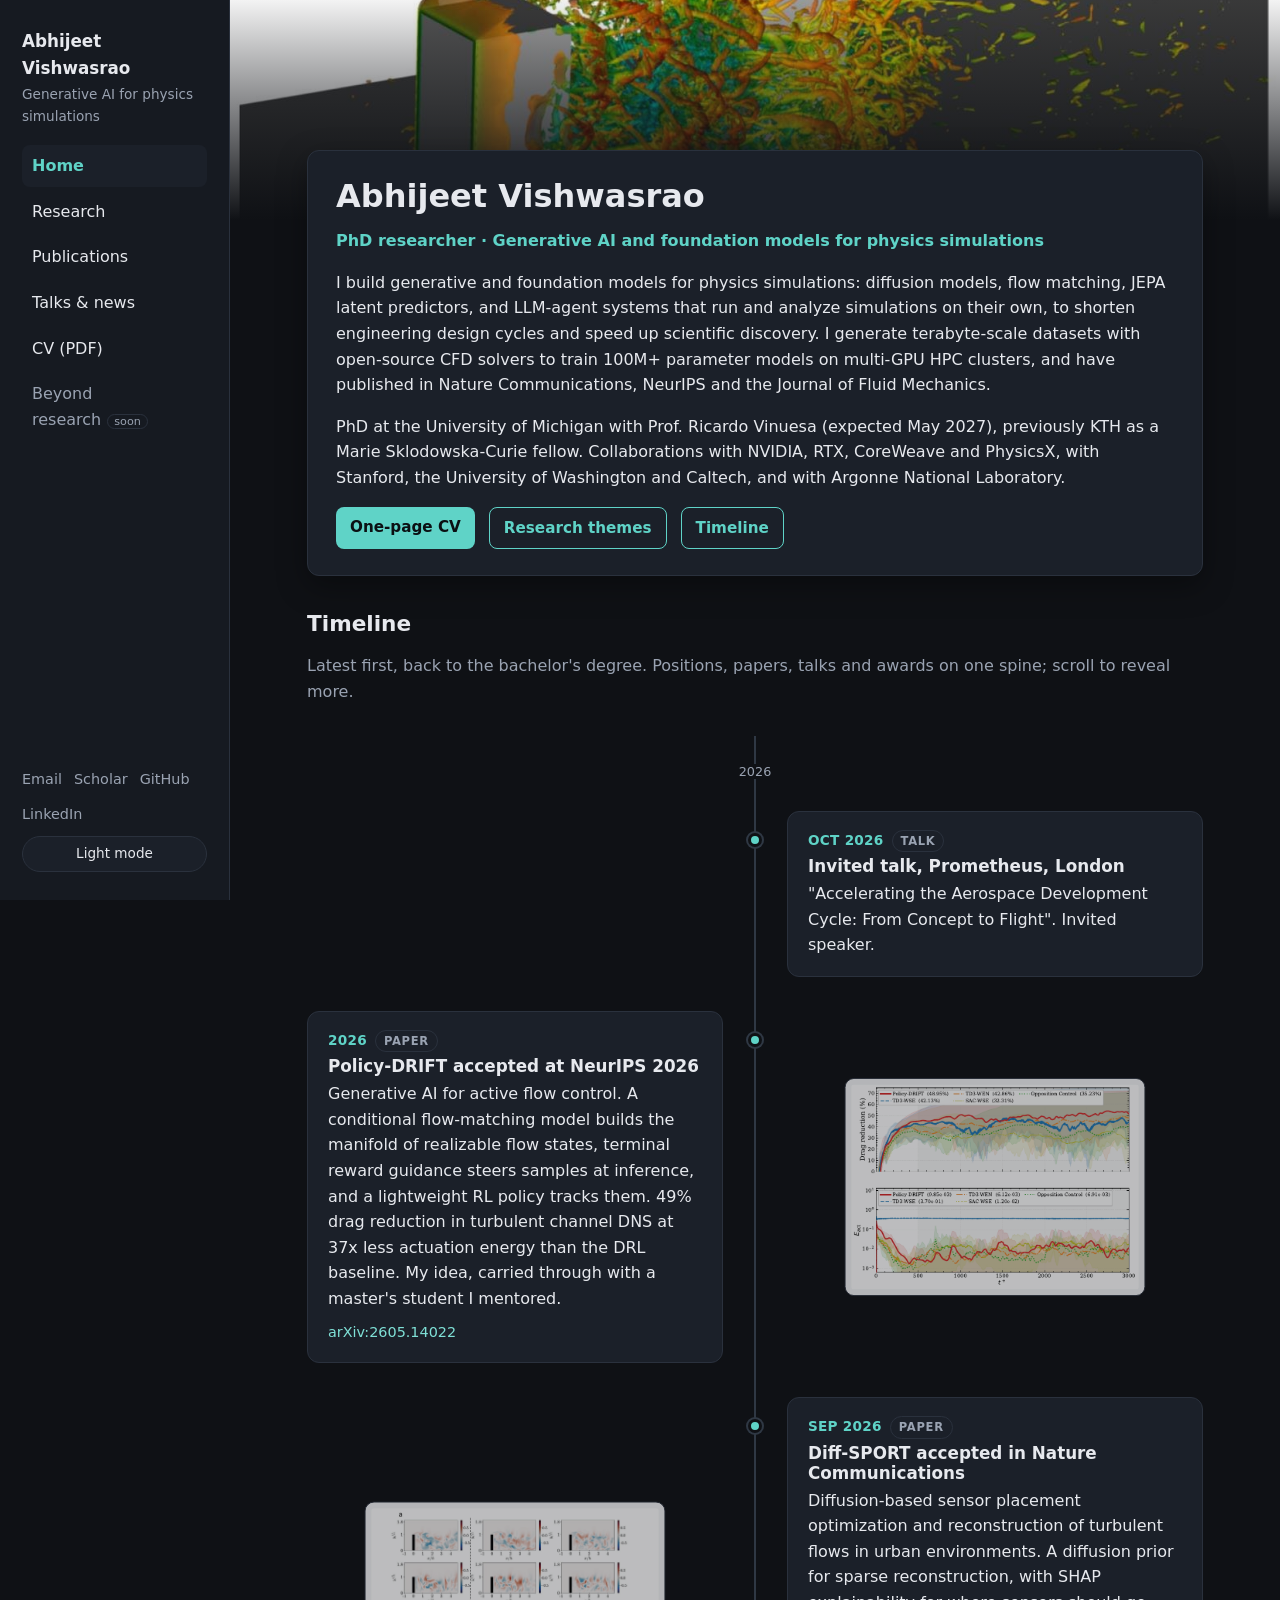
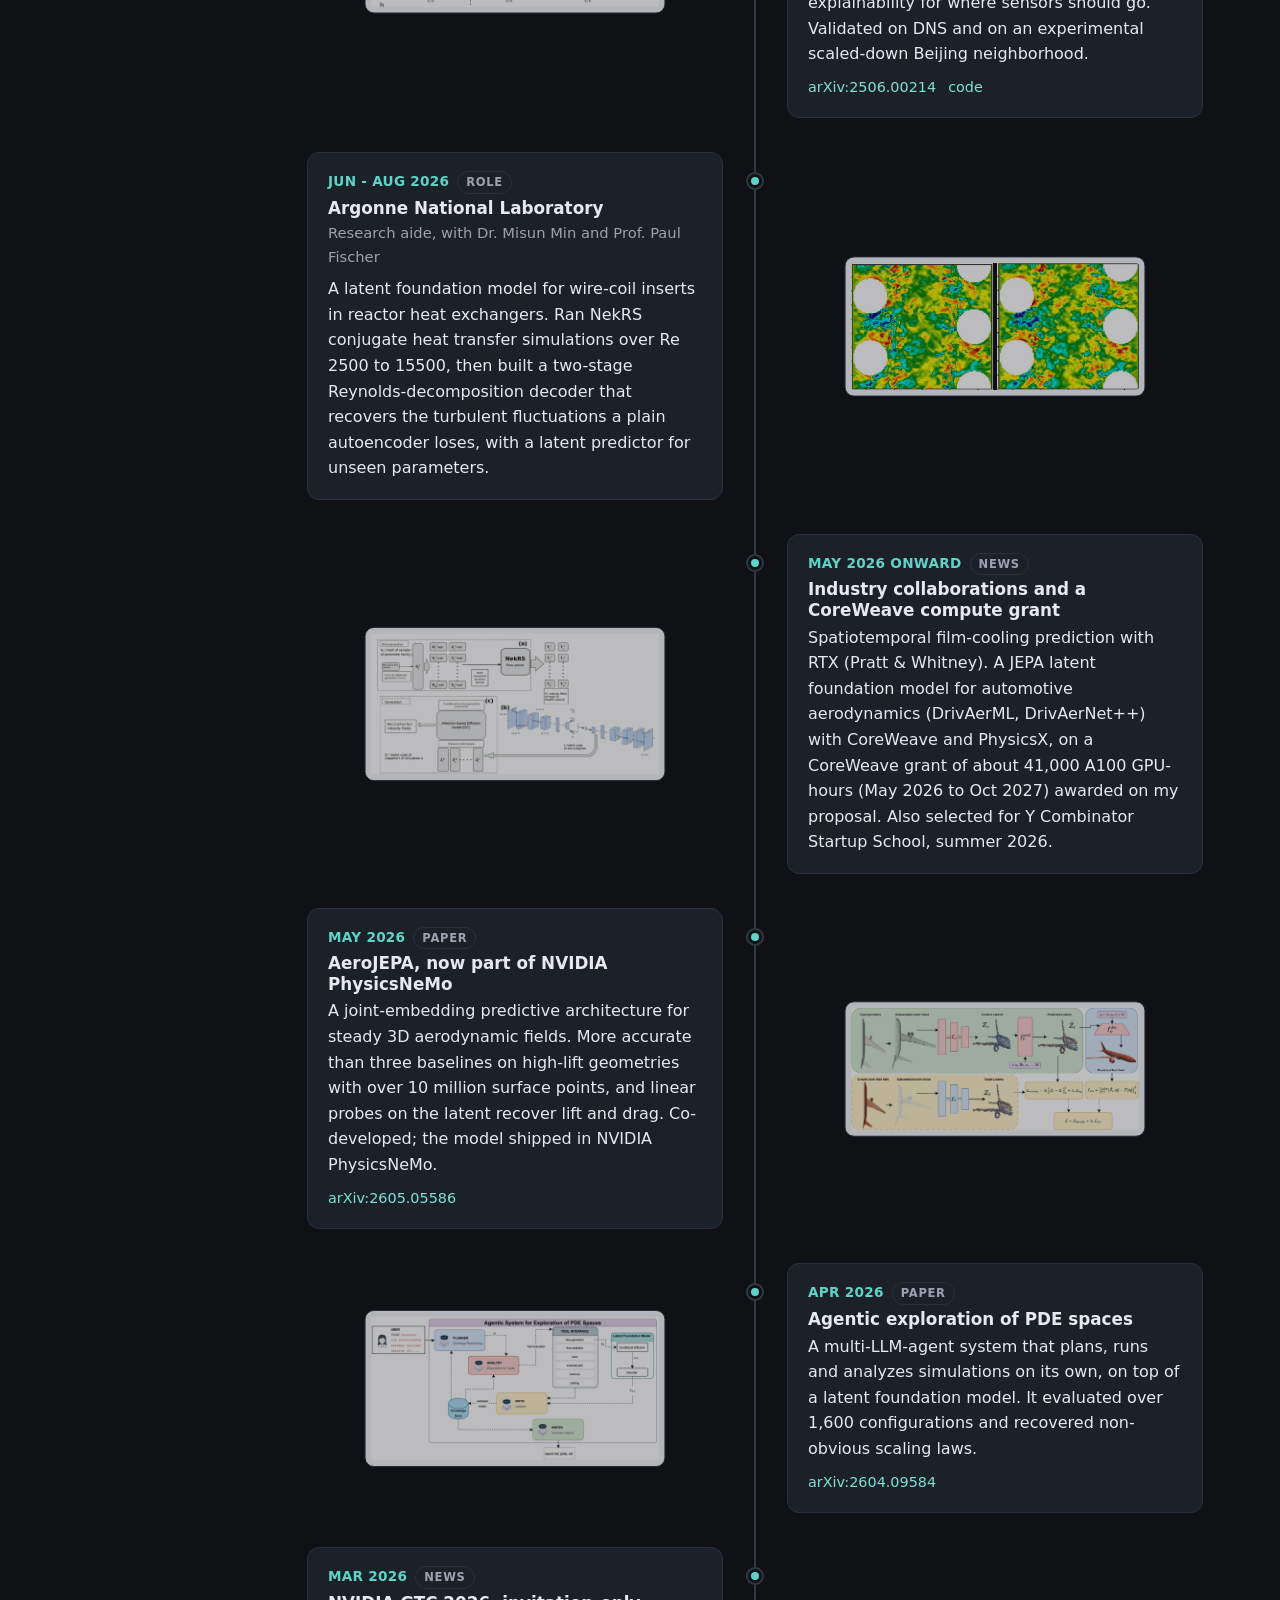
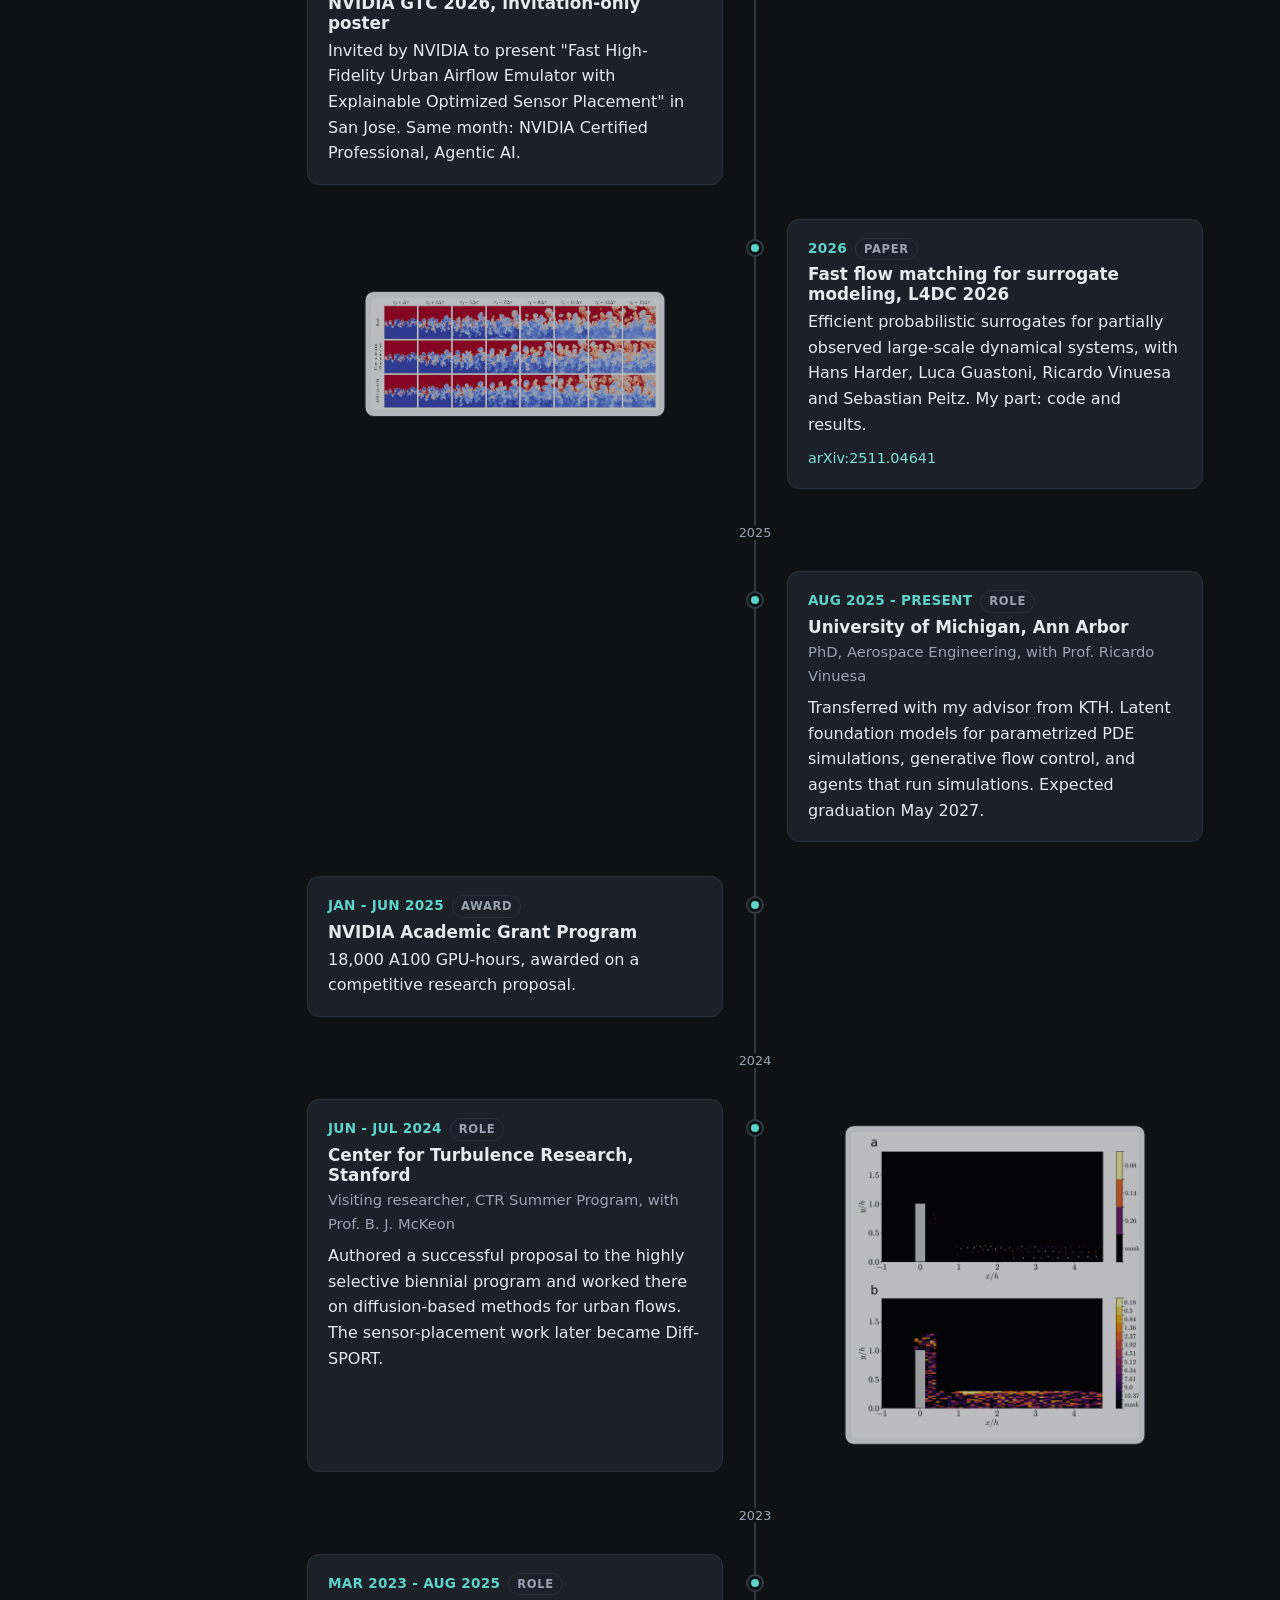
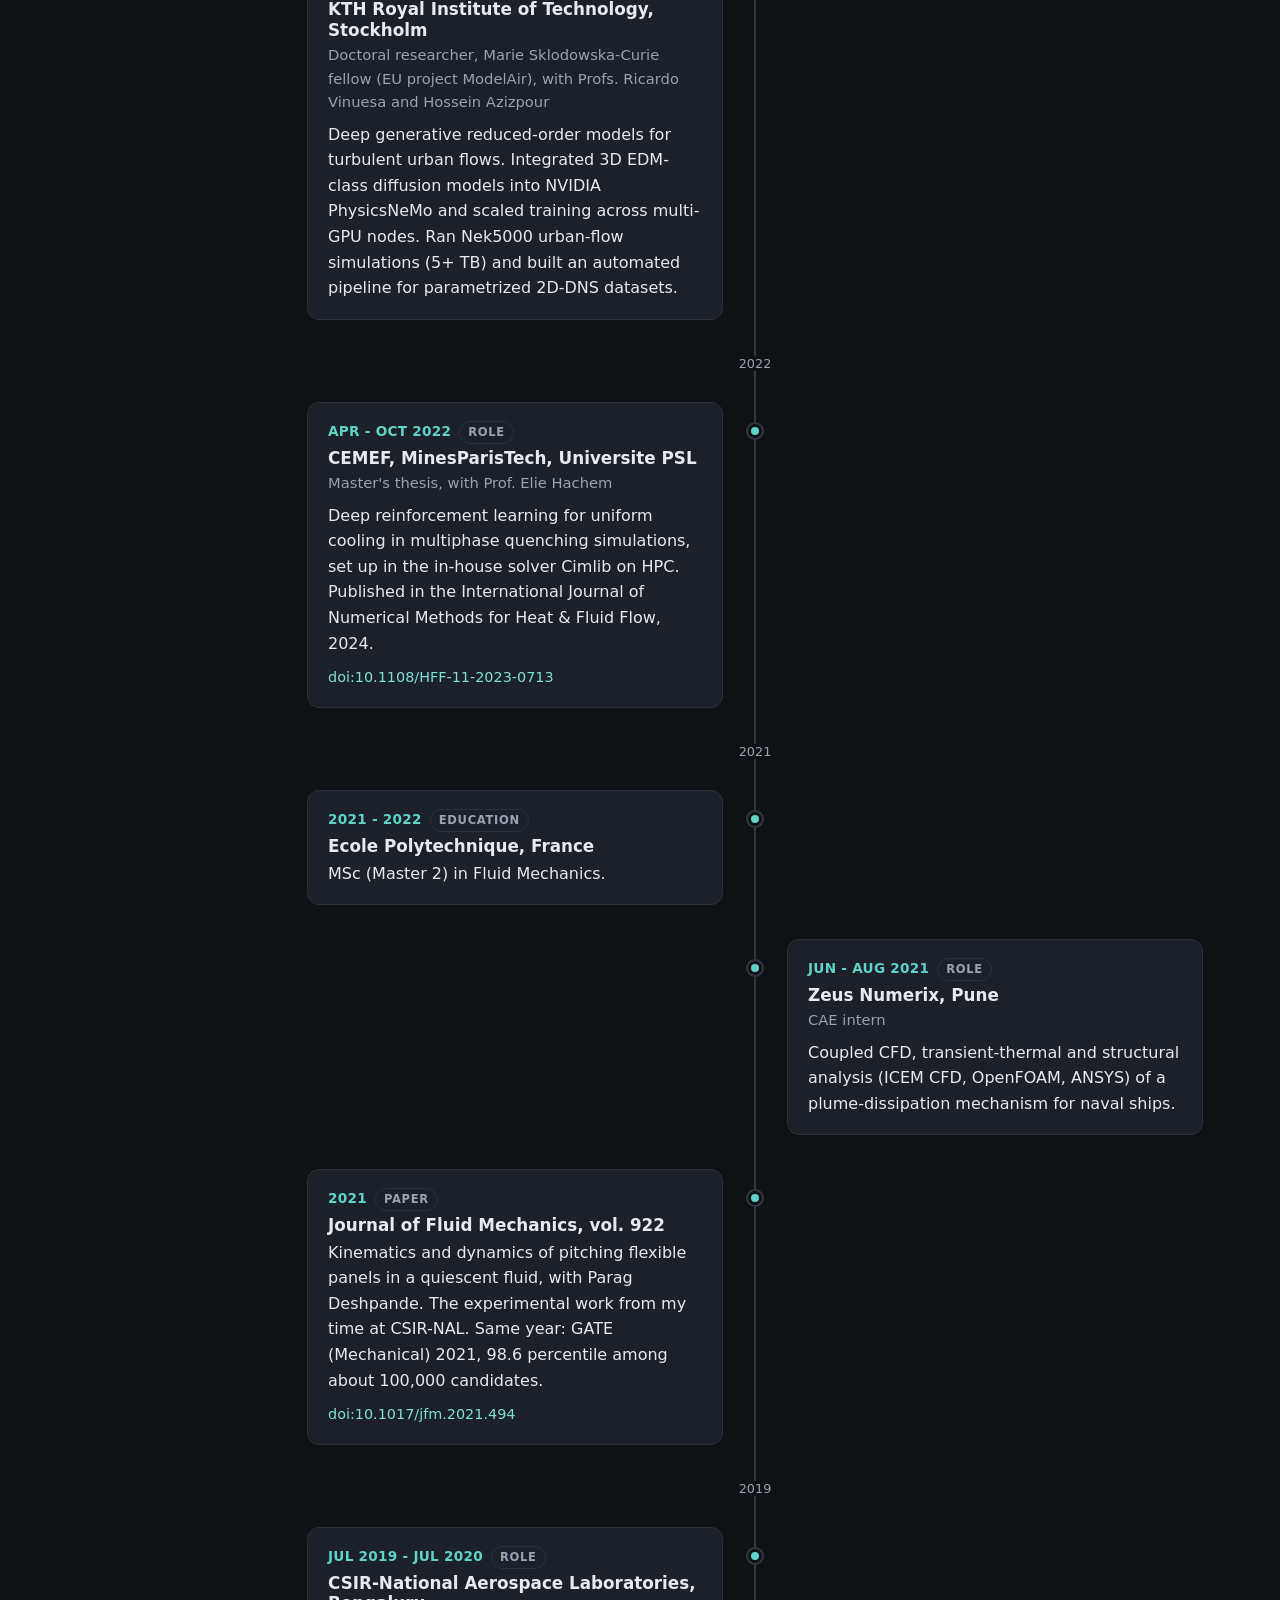
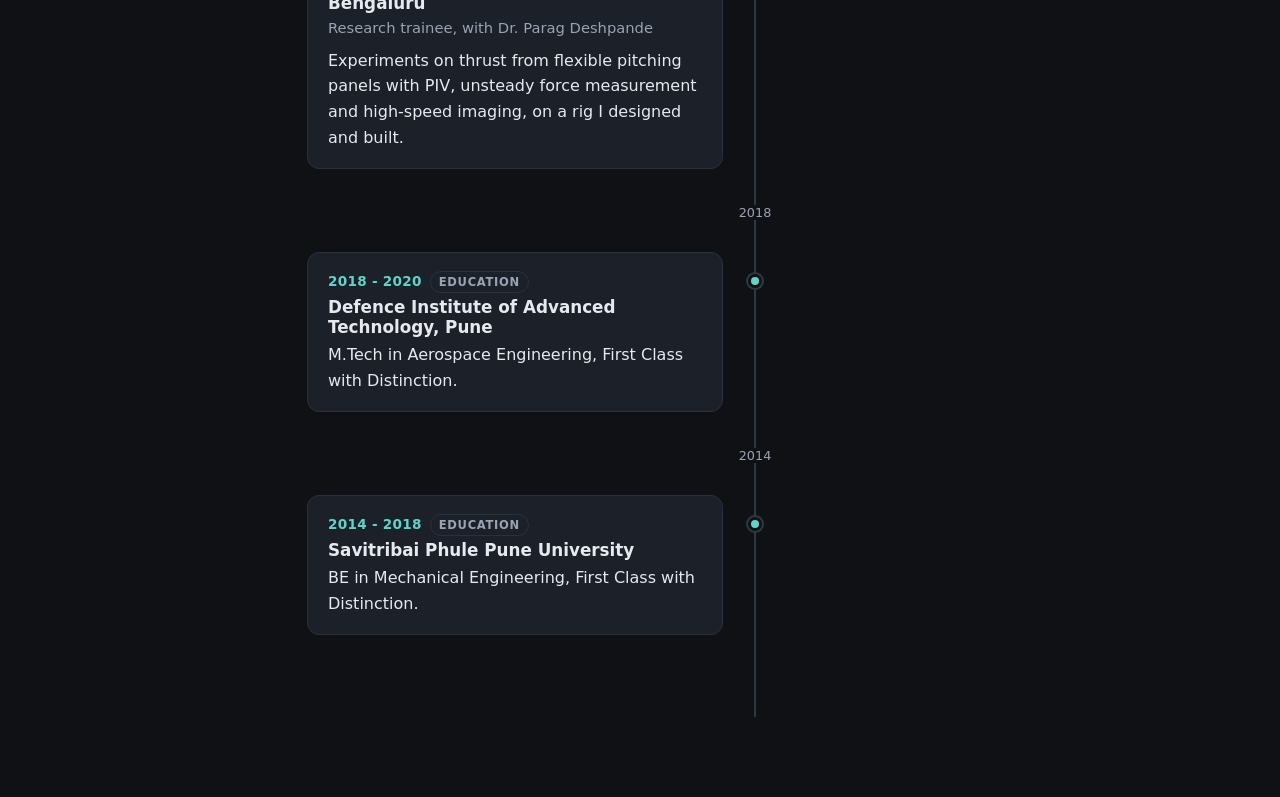
<file: index.html>
<!DOCTYPE html>
<html lang="en" data-theme="dark" class="no-js">
<head>
  <meta charset="utf-8">
  <meta name="viewport" content="width=device-width, initial-scale=1">
  <title>Abhijeet Vishwasrao</title>
  <meta name="description" content="Abhijeet Vishwasrao, PhD researcher at the University of Michigan: generative AI and foundation models for physics simulations.">
  <link rel="stylesheet" href="css/style.css?v=3">
  <script src="js/site.js?v=3"></script>
</head>
<body>
<aside class="sidebar">
  <div class="brand">Abhijeet Vishwasrao<small>Generative AI for physics simulations</small></div>
  <nav class="nav" aria-label="Site">
    <a href="index.html" aria-current="page">Home</a>
    <a href="research.html">Research</a>
    <a href="publications.html">Publications</a>
    <a href="talks.html">Talks &amp; news</a>
    <a href="assets/cv/Abhijeet-Vishwasrao-CV.pdf" target="_blank" rel="noopener">CV (PDF)</a>
    <a href="#" class="soon" aria-disabled="true">Beyond research</a>
  </nav>
  <div class="foot">
    <div class="icons">
      <a href="mailto:abvish@umich.edu">Email</a>
      <a href="https://scholar.google.com/citations?user=ngj3lpwAAAAJ" target="_blank" rel="noopener">Scholar</a>
      <a href="https://github.com/AbVishwas" target="_blank" rel="noopener">GitHub</a>
      <a href="https://linkedin.com/in/abhijeet-vishwasrao-356489185" target="_blank" rel="noopener">LinkedIn</a>
    </div>
    <button id="theme-toggle" class="theme-btn" type="button">Light mode</button>
  </div>
</aside>
<main>
<div class="band" role="img" aria-label="Turbulent wake behind a building, simulation render"></div>
<div class="wrap">
<section class="intro">
  <div class="card">
    <h1>Abhijeet Vishwasrao</h1>
    <p class="title-line">PhD researcher &middot; Generative AI and foundation models for physics simulations</p>
    <p>I build generative and foundation models for physics simulations: diffusion models, flow matching,
    JEPA latent predictors, and LLM-agent systems that run and analyze simulations on their own, to shorten
    engineering design cycles and speed up scientific discovery. I generate terabyte-scale datasets with open-source
    CFD solvers to train 100M+ parameter models on multi-GPU HPC clusters, and have published in Nature Communications,
    NeurIPS and the Journal of Fluid Mechanics.</p>
    <p>PhD at the University of Michigan with Prof. Ricardo Vinuesa (expected May 2027), previously KTH as a
    Marie Sklodowska-Curie fellow. Collaborations with NVIDIA, RTX, CoreWeave and PhysicsX, with Stanford, the University of
    Washington and Caltech, and with Argonne National Laboratory.</p>
    <div class="links">
      <a class="btn" href="assets/cv/Abhijeet-Vishwasrao-CV.pdf" target="_blank" rel="noopener">One-page CV</a>
      <a class="btn ghost" href="research.html">Research themes</a>
      <a class="btn ghost" href="#timeline">Timeline</a>
    </div>
  </div>
</section>
<h2 id="timeline-heading">Timeline</h2>
<p class="muted">Latest first, back to the bachelor's degree. Positions, papers, talks and awards on one spine; scroll to reveal more.</p>
<section id="timeline" class="tl" aria-labelledby="timeline-heading"><noscript><p>The timeline needs JavaScript; the <a href="publications.html">publications</a> and <a href="talks.html">talks</a> pages list the same material.</p></noscript></section>
</div>
</main>
</body>
</html>
</file>
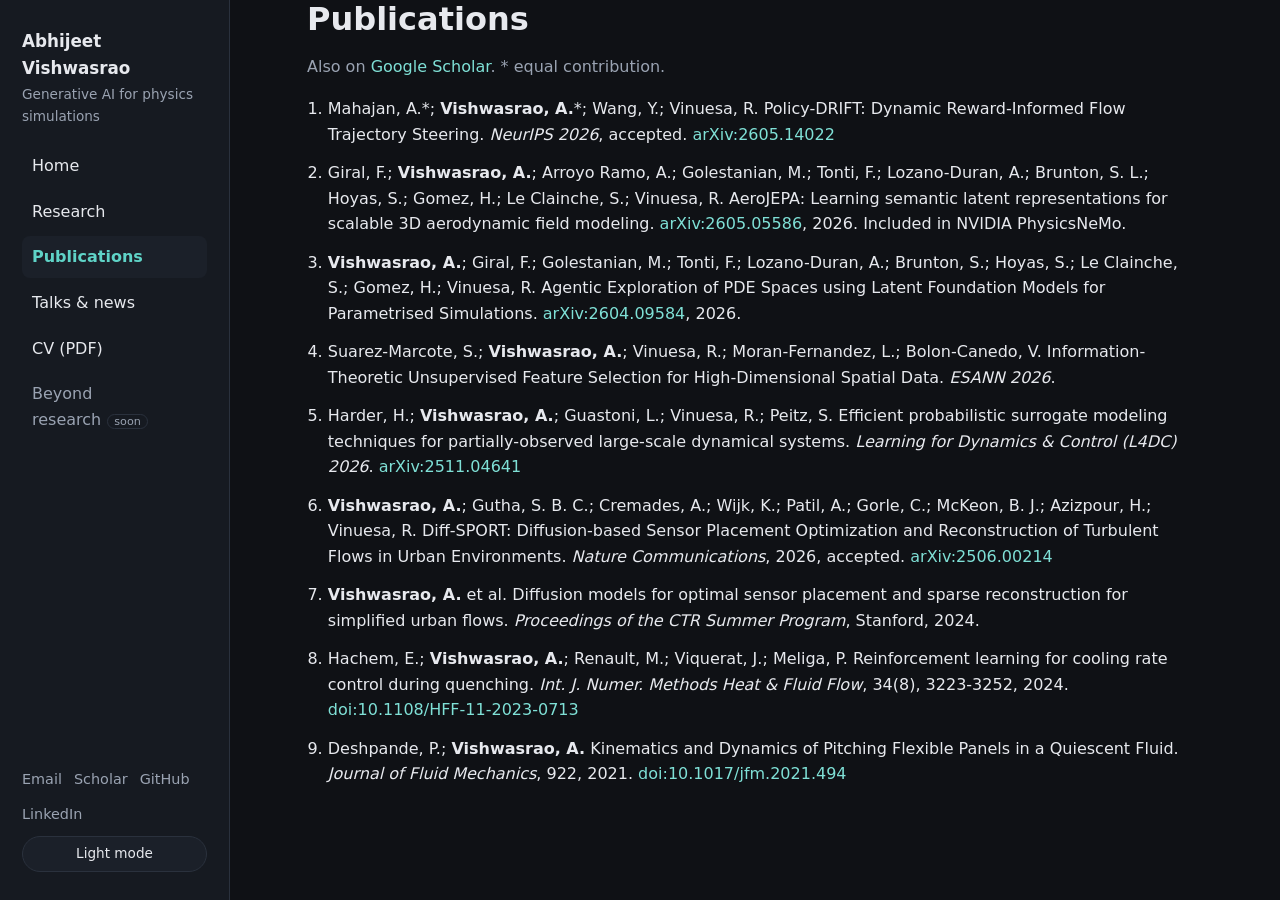
<file: publications.html>
<!DOCTYPE html>
<html lang="en" data-theme="dark" class="no-js">
<head>
  <meta charset="utf-8">
  <meta name="viewport" content="width=device-width, initial-scale=1">
  <title>Publications - Abhijeet Vishwasrao</title>
  <meta name="description" content="Abhijeet Vishwasrao, PhD researcher at the University of Michigan: generative AI and foundation models for physics simulations.">
  <link rel="stylesheet" href="css/style.css?v=3">
  <script src="js/site.js?v=3"></script>
</head>
<body>
<aside class="sidebar">
  <div class="brand">Abhijeet Vishwasrao<small>Generative AI for physics simulations</small></div>
  <nav class="nav" aria-label="Site">
    <a href="index.html">Home</a>
    <a href="research.html">Research</a>
    <a href="publications.html" aria-current="page">Publications</a>
    <a href="talks.html">Talks &amp; news</a>
    <a href="assets/cv/Abhijeet-Vishwasrao-CV.pdf" target="_blank" rel="noopener">CV (PDF)</a>
    <a href="#" class="soon" aria-disabled="true">Beyond research</a>
  </nav>
  <div class="foot">
    <div class="icons">
      <a href="mailto:abvish@umich.edu">Email</a>
      <a href="https://scholar.google.com/citations?user=ngj3lpwAAAAJ" target="_blank" rel="noopener">Scholar</a>
      <a href="https://github.com/AbVishwas" target="_blank" rel="noopener">GitHub</a>
      <a href="https://linkedin.com/in/abhijeet-vishwasrao-356489185" target="_blank" rel="noopener">LinkedIn</a>
    </div>
    <button id="theme-toggle" class="theme-btn" type="button">Light mode</button>
  </div>
</aside>
<main>

<div class="wrap">
<h1>Publications</h1>
<p class="muted">Also on <a href="https://scholar.google.com/citations?user=ngj3lpwAAAAJ">Google Scholar</a>. * equal contribution.</p>
<ol class="pubs">
<li>Mahajan, A.*; <b>Vishwasrao, A.</b>*; Wang, Y.; Vinuesa, R. Policy-DRIFT: Dynamic Reward-Informed Flow Trajectory Steering. <i>NeurIPS 2026</i>, accepted. <a href="https://arxiv.org/abs/2605.14022">arXiv:2605.14022</a></li>
<li>Giral, F.; <b>Vishwasrao, A.</b>; Arroyo Ramo, A.; Golestanian, M.; Tonti, F.; Lozano-Duran, A.; Brunton, S. L.; Hoyas, S.; Gomez, H.; Le Clainche, S.; Vinuesa, R. AeroJEPA: Learning semantic latent representations for scalable 3D aerodynamic field modeling. <a href="https://arxiv.org/abs/2605.05586">arXiv:2605.05586</a>, 2026. Included in NVIDIA PhysicsNeMo.</li>
<li><b>Vishwasrao, A.</b>; Giral, F.; Golestanian, M.; Tonti, F.; Lozano-Duran, A.; Brunton, S.; Hoyas, S.; Le Clainche, S.; Gomez, H.; Vinuesa, R. Agentic Exploration of PDE Spaces using Latent Foundation Models for Parametrised Simulations. <a href="https://arxiv.org/abs/2604.09584">arXiv:2604.09584</a>, 2026.</li>
<li>Suarez-Marcote, S.; <b>Vishwasrao, A.</b>; Vinuesa, R.; Moran-Fernandez, L.; Bolon-Canedo, V. Information-Theoretic Unsupervised Feature Selection for High-Dimensional Spatial Data. <i>ESANN 2026</i>.</li>
<li>Harder, H.; <b>Vishwasrao, A.</b>; Guastoni, L.; Vinuesa, R.; Peitz, S. Efficient probabilistic surrogate modeling techniques for partially-observed large-scale dynamical systems. <i>Learning for Dynamics &amp; Control (L4DC) 2026</i>. <a href="https://arxiv.org/abs/2511.04641">arXiv:2511.04641</a></li>
<li><b>Vishwasrao, A.</b>; Gutha, S. B. C.; Cremades, A.; Wijk, K.; Patil, A.; Gorle, C.; McKeon, B. J.; Azizpour, H.; Vinuesa, R. Diff-SPORT: Diffusion-based Sensor Placement Optimization and Reconstruction of Turbulent Flows in Urban Environments. <i>Nature Communications</i>, 2026, accepted. <a href="https://arxiv.org/abs/2506.00214">arXiv:2506.00214</a></li>
<li><b>Vishwasrao, A.</b> et al. Diffusion models for optimal sensor placement and sparse reconstruction for simplified urban flows. <i>Proceedings of the CTR Summer Program</i>, Stanford, 2024.</li>
<li>Hachem, E.; <b>Vishwasrao, A.</b>; Renault, M.; Viquerat, J.; Meliga, P. Reinforcement learning for cooling rate control during quenching. <i>Int. J. Numer. Methods Heat &amp; Fluid Flow</i>, 34(8), 3223-3252, 2024. <a href="https://doi.org/10.1108/HFF-11-2023-0713">doi:10.1108/HFF-11-2023-0713</a></li>
<li>Deshpande, P.; <b>Vishwasrao, A.</b> Kinematics and Dynamics of Pitching Flexible Panels in a Quiescent Fluid. <i>Journal of Fluid Mechanics</i>, 922, 2021. <a href="https://doi.org/10.1017/jfm.2021.494">doi:10.1017/jfm.2021.494</a></li>
</ol>
</div>
</main>
</body>
</html>
</file>
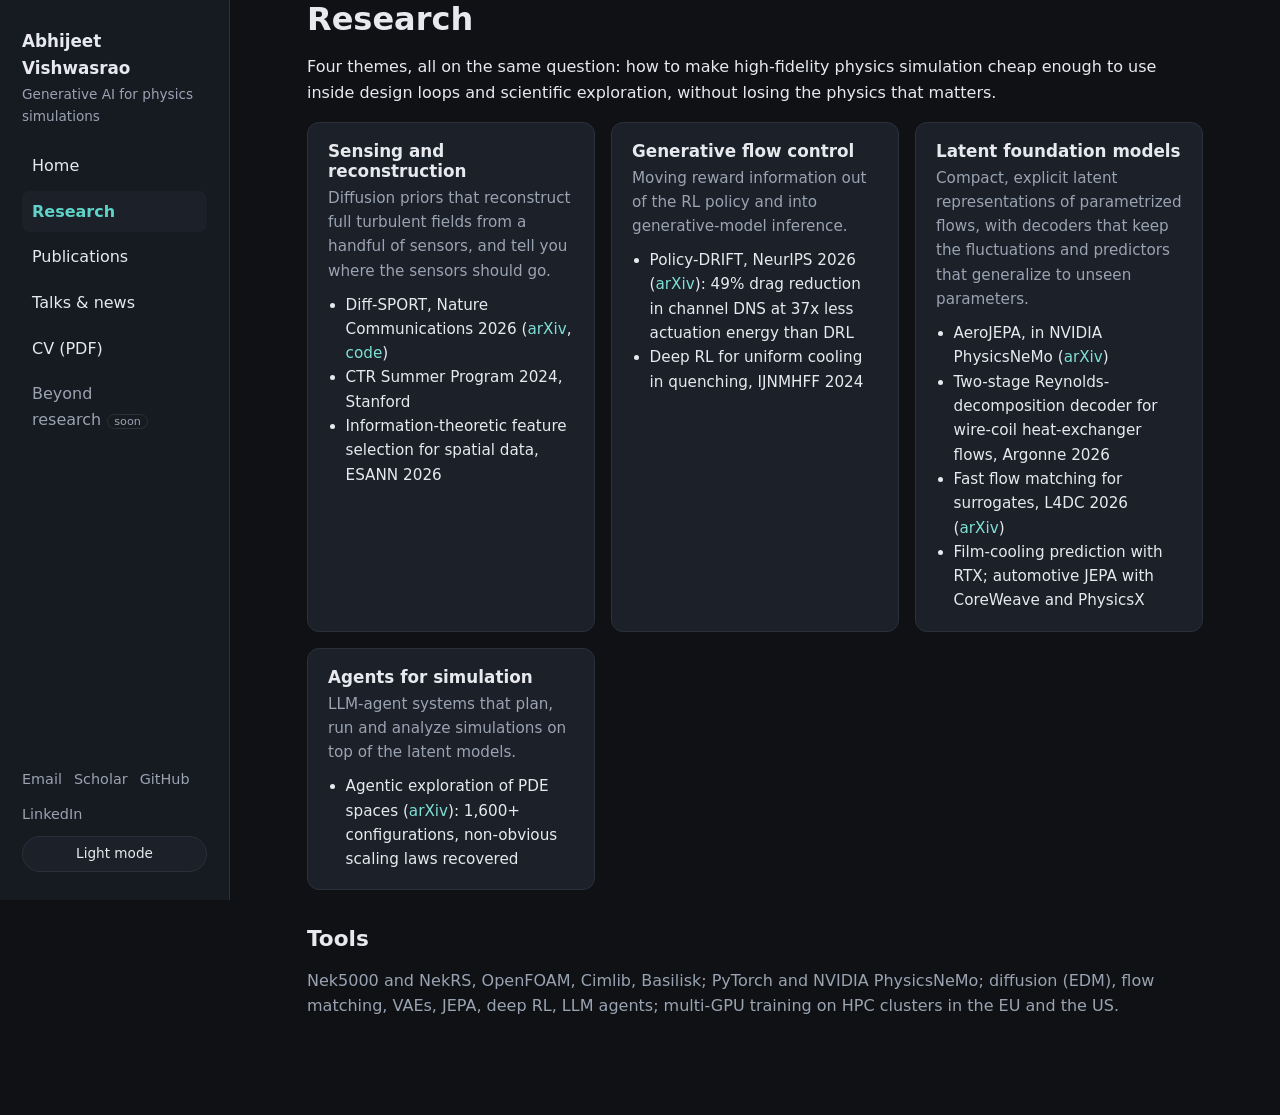
<file: research.html>
<!DOCTYPE html>
<html lang="en" data-theme="dark" class="no-js">
<head>
  <meta charset="utf-8">
  <meta name="viewport" content="width=device-width, initial-scale=1">
  <title>Research - Abhijeet Vishwasrao</title>
  <meta name="description" content="Abhijeet Vishwasrao, PhD researcher at the University of Michigan: generative AI and foundation models for physics simulations.">
  <link rel="stylesheet" href="css/style.css?v=3">
  <script src="js/site.js?v=3"></script>
</head>
<body>
<aside class="sidebar">
  <div class="brand">Abhijeet Vishwasrao<small>Generative AI for physics simulations</small></div>
  <nav class="nav" aria-label="Site">
    <a href="index.html">Home</a>
    <a href="research.html" aria-current="page">Research</a>
    <a href="publications.html">Publications</a>
    <a href="talks.html">Talks &amp; news</a>
    <a href="assets/cv/Abhijeet-Vishwasrao-CV.pdf" target="_blank" rel="noopener">CV (PDF)</a>
    <a href="#" class="soon" aria-disabled="true">Beyond research</a>
  </nav>
  <div class="foot">
    <div class="icons">
      <a href="mailto:abvish@umich.edu">Email</a>
      <a href="https://scholar.google.com/citations?user=ngj3lpwAAAAJ" target="_blank" rel="noopener">Scholar</a>
      <a href="https://github.com/AbVishwas" target="_blank" rel="noopener">GitHub</a>
      <a href="https://linkedin.com/in/abhijeet-vishwasrao-356489185" target="_blank" rel="noopener">LinkedIn</a>
    </div>
    <button id="theme-toggle" class="theme-btn" type="button">Light mode</button>
  </div>
</aside>
<main>

<div class="wrap">
<h1>Research</h1>
<p>Four themes, all on the same question: how to make high-fidelity physics simulation cheap enough to use inside design loops and scientific exploration, without losing the physics that matters.</p>
<div class="grid">
  <div class="shelf"><h3>Sensing and reconstruction</h3><p>Diffusion priors that reconstruct full turbulent fields from a handful of sensors, and tell you where the sensors should go.</p>
    <ul><li>Diff-SPORT, Nature Communications 2026 (<a href="https://arxiv.org/abs/2506.00214">arXiv</a>, <a href="https://github.com/VinuesaLAB-AI/Diff-SPORT">code</a>)</li><li>CTR Summer Program 2024, Stanford</li><li>Information-theoretic feature selection for spatial data, ESANN 2026</li></ul></div>
  <div class="shelf"><h3>Generative flow control</h3><p>Moving reward information out of the RL policy and into generative-model inference.</p>
    <ul><li>Policy-DRIFT, NeurIPS 2026 (<a href="https://arxiv.org/abs/2605.14022">arXiv</a>): 49% drag reduction in channel DNS at 37x less actuation energy than DRL</li><li>Deep RL for uniform cooling in quenching, IJNMHFF 2024</li></ul></div>
  <div class="shelf"><h3>Latent foundation models</h3><p>Compact, explicit latent representations of parametrized flows, with decoders that keep the fluctuations and predictors that generalize to unseen parameters.</p>
    <ul><li>AeroJEPA, in NVIDIA PhysicsNeMo (<a href="https://arxiv.org/abs/2605.05586">arXiv</a>)</li><li>Two-stage Reynolds-decomposition decoder for wire-coil heat-exchanger flows, Argonne 2026</li><li>Fast flow matching for surrogates, L4DC 2026 (<a href="https://arxiv.org/abs/2511.04641">arXiv</a>)</li><li>Film-cooling prediction with RTX; automotive JEPA with CoreWeave and PhysicsX</li></ul></div>
  <div class="shelf"><h3>Agents for simulation</h3><p>LLM-agent systems that plan, run and analyze simulations on top of the latent models.</p>
    <ul><li>Agentic exploration of PDE spaces (<a href="https://arxiv.org/abs/2604.09584">arXiv</a>): 1,600+ configurations, non-obvious scaling laws recovered</li></ul></div>
</div>
<h2>Tools</h2>
<p class="muted">Nek5000 and NekRS, OpenFOAM, Cimlib, Basilisk; PyTorch and NVIDIA PhysicsNeMo; diffusion (EDM), flow matching, VAEs, JEPA, deep RL, LLM agents; multi-GPU training on HPC clusters in the EU and the US.</p>
</div>
</main>
</body>
</html>
</file>
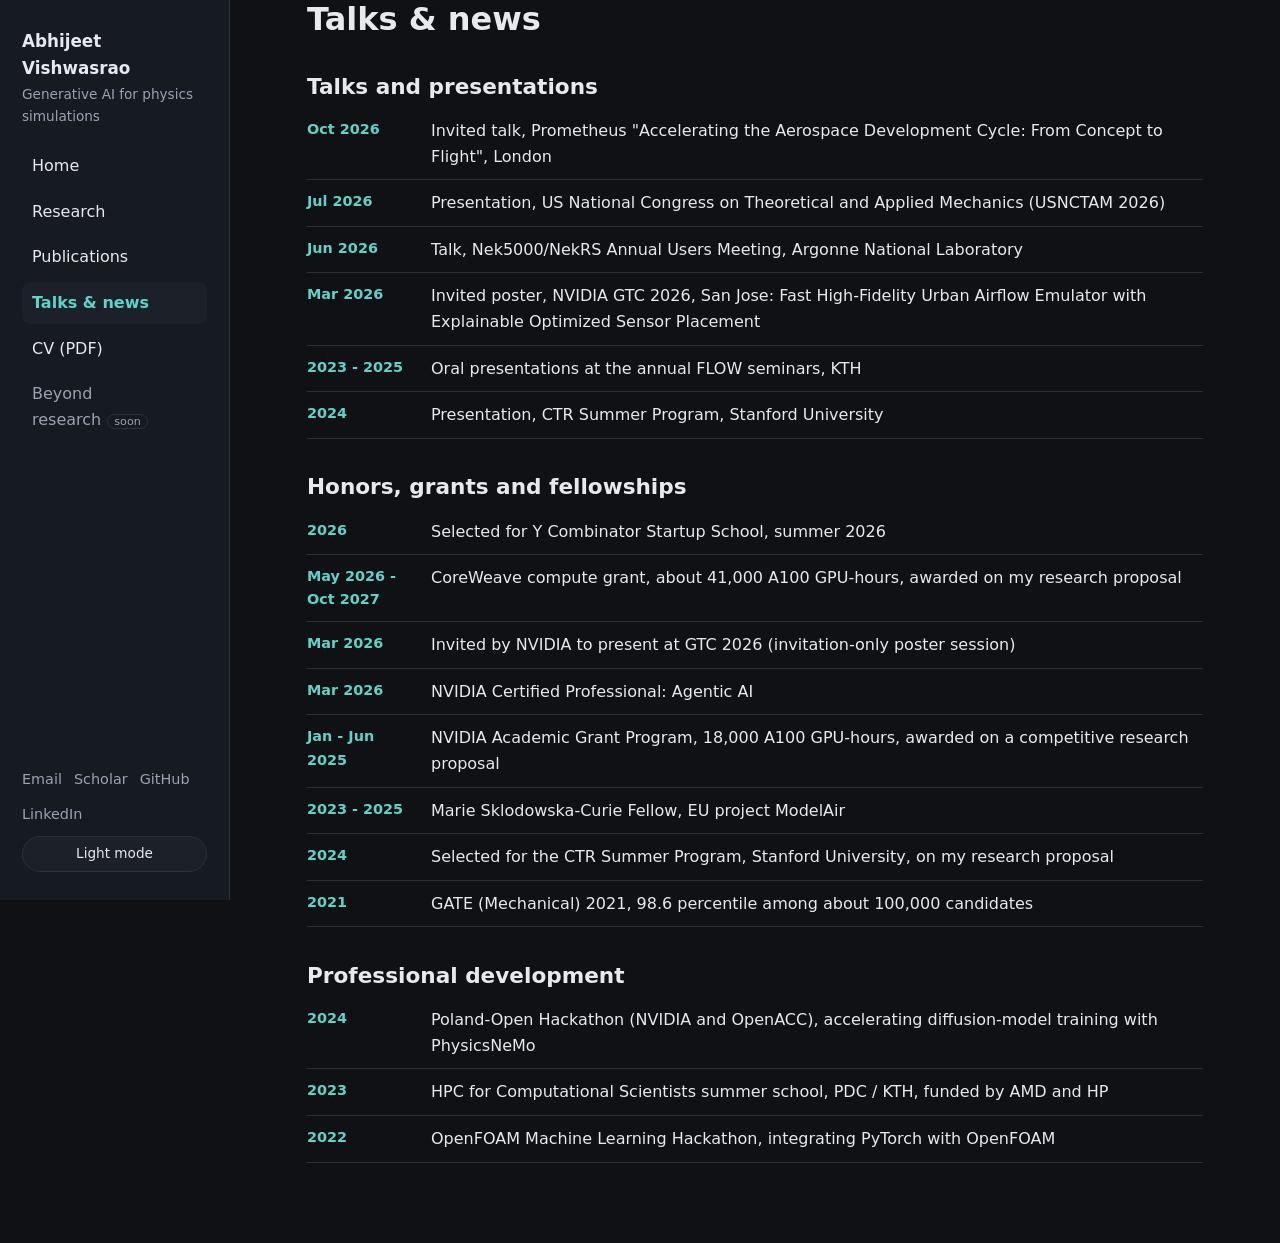
<file: talks.html>
<!DOCTYPE html>
<html lang="en" data-theme="dark" class="no-js">
<head>
  <meta charset="utf-8">
  <meta name="viewport" content="width=device-width, initial-scale=1">
  <title>Talks and news - Abhijeet Vishwasrao</title>
  <meta name="description" content="Abhijeet Vishwasrao, PhD researcher at the University of Michigan: generative AI and foundation models for physics simulations.">
  <link rel="stylesheet" href="css/style.css?v=3">
  <script src="js/site.js?v=3"></script>
</head>
<body>
<aside class="sidebar">
  <div class="brand">Abhijeet Vishwasrao<small>Generative AI for physics simulations</small></div>
  <nav class="nav" aria-label="Site">
    <a href="index.html">Home</a>
    <a href="research.html">Research</a>
    <a href="publications.html">Publications</a>
    <a href="talks.html" aria-current="page">Talks &amp; news</a>
    <a href="assets/cv/Abhijeet-Vishwasrao-CV.pdf" target="_blank" rel="noopener">CV (PDF)</a>
    <a href="#" class="soon" aria-disabled="true">Beyond research</a>
  </nav>
  <div class="foot">
    <div class="icons">
      <a href="mailto:abvish@umich.edu">Email</a>
      <a href="https://scholar.google.com/citations?user=ngj3lpwAAAAJ" target="_blank" rel="noopener">Scholar</a>
      <a href="https://github.com/AbVishwas" target="_blank" rel="noopener">GitHub</a>
      <a href="https://linkedin.com/in/abhijeet-vishwasrao-356489185" target="_blank" rel="noopener">LinkedIn</a>
    </div>
    <button id="theme-toggle" class="theme-btn" type="button">Light mode</button>
  </div>
</aside>
<main>

<div class="wrap">
<h1>Talks &amp; news</h1>
<h2>Talks and presentations</h2>
<ul class="dated">
<li><span class="d">Oct 2026</span><span>Invited talk, Prometheus "Accelerating the Aerospace Development Cycle: From Concept to Flight", London</span></li>
<li><span class="d">Jul 2026</span><span>Presentation, US National Congress on Theoretical and Applied Mechanics (USNCTAM 2026)</span></li>
<li><span class="d">Jun 2026</span><span>Talk, Nek5000/NekRS Annual Users Meeting, Argonne National Laboratory</span></li>
<li><span class="d">Mar 2026</span><span>Invited poster, NVIDIA GTC 2026, San Jose: Fast High-Fidelity Urban Airflow Emulator with Explainable Optimized Sensor Placement</span></li>
<li><span class="d">2023 - 2025</span><span>Oral presentations at the annual FLOW seminars, KTH</span></li>
<li><span class="d">2024</span><span>Presentation, CTR Summer Program, Stanford University</span></li>
</ul>
<h2>Honors, grants and fellowships</h2>
<ul class="dated">
<li><span class="d">2026</span><span>Selected for Y Combinator Startup School, summer 2026</span></li>
<li><span class="d">May 2026 - Oct 2027</span><span>CoreWeave compute grant, about 41,000 A100 GPU-hours, awarded on my research proposal</span></li>
<li><span class="d">Mar 2026</span><span>Invited by NVIDIA to present at GTC 2026 (invitation-only poster session)</span></li>
<li><span class="d">Mar 2026</span><span>NVIDIA Certified Professional: Agentic AI</span></li>
<li><span class="d">Jan - Jun 2025</span><span>NVIDIA Academic Grant Program, 18,000 A100 GPU-hours, awarded on a competitive research proposal</span></li>
<li><span class="d">2023 - 2025</span><span>Marie Sklodowska-Curie Fellow, EU project ModelAir</span></li>
<li><span class="d">2024</span><span>Selected for the CTR Summer Program, Stanford University, on my research proposal</span></li>
<li><span class="d">2021</span><span>GATE (Mechanical) 2021, 98.6 percentile among about 100,000 candidates</span></li>
</ul>
<h2>Professional development</h2>
<ul class="dated">
<li><span class="d">2024</span><span>Poland-Open Hackathon (NVIDIA and OpenACC), accelerating diffusion-model training with PhysicsNeMo</span></li>
<li><span class="d">2023</span><span>HPC for Computational Scientists summer school, PDC / KTH, funded by AMD and HP</span></li>
<li><span class="d">2022</span><span>OpenFOAM Machine Learning Hackathon, integrating PyTorch with OpenFOAM</span></li>
</ul>
</div>
</main>
</body>
</html>
</file>
<file: css/style.css>
/* Abhijeet Vishwasrao, personal site. Dark theme is the default; light via data-theme="light". */
:root{
  --bg:#0f1115; --bg-2:#161a21; --card:#1b2029; --line:#2a313d; --text:#e7e9ee; --muted:#9aa3b2;
  --accent:#5fd3c7; --accent-2:#2fa89d; --link:#7fe0d6; --spine:#2f3844; --dot:#5fd3c7;
  --figure-bg:#f4f5f7; --shadow:0 10px 30px rgba(0,0,0,.35);
  --sidebar-w:230px; --maxw:960px; --radius:12px;
}
:root[data-theme="light"]{
  --bg:#faf8f4; --bg-2:#f1eee7; --card:#ffffff; --line:#e4dfd5; --text:#1d2129; --muted:#5f6878;
  --accent:#0f8f84; --accent-2:#0b6f67; --link:#0b6f67; --spine:#d9d3c7; --dot:#0f8f84;
  --figure-bg:#ffffff; --shadow:0 8px 24px rgba(30,30,30,.08);
}
*{box-sizing:border-box}
html{scroll-behavior:smooth}
body{margin:0;background:var(--bg);color:var(--text);font:16px/1.6 system-ui,-apple-system,"Segoe UI",Roboto,Helvetica,Arial,sans-serif;-webkit-font-smoothing:antialiased}
a{color:var(--link);text-decoration:none}a:hover{text-decoration:underline}
img{max-width:100%;display:block}
h1,h2,h3{line-height:1.2;margin:0 0 .4em}
h1{font-size:2rem}h2{font-size:1.35rem;margin-top:2.2rem}h3{font-size:1.05rem}
.muted{color:var(--muted)}
/* layout */
.sidebar{position:fixed;top:0;left:0;bottom:0;width:var(--sidebar-w);background:var(--bg-2);border-right:1px solid var(--line);padding:28px 22px;display:flex;flex-direction:column;gap:18px}
.brand{font-weight:700;font-size:1.05rem;color:var(--text)}
.brand small{display:block;font-weight:400;color:var(--muted);font-size:.85rem;margin-top:2px}
.nav{display:flex;flex-direction:column;gap:4px}
.nav a{padding:8px 10px;border-radius:8px;color:var(--text)}
.nav a:hover{background:var(--card);text-decoration:none}
.nav a[aria-current="page"]{background:var(--card);color:var(--accent);font-weight:600}
.nav a.soon{color:var(--muted);pointer-events:none}
.nav a.soon::after{content:"soon";font-size:.7rem;margin-left:6px;border:1px solid var(--line);border-radius:999px;padding:0 6px}
.sidebar .foot{margin-top:auto;display:flex;flex-direction:column;gap:10px;font-size:.9rem}
.icons{display:flex;gap:12px;flex-wrap:wrap}
.icons a{color:var(--muted)}.icons a:hover{color:var(--accent)}
.theme-btn{border:1px solid var(--line);background:var(--card);color:var(--text);border-radius:999px;padding:6px 12px;cursor:pointer;font:inherit;font-size:.85rem}
main{margin-left:var(--sidebar-w);min-height:100vh}
.wrap{max-width:var(--maxw);margin:0 auto;padding:0 32px 80px}
/* header band */
.band{height:220px;background:#000 url("../assets/img/band-cylinder.jpg") center/cover no-repeat;position:relative}
.band::after{content:"";position:absolute;inset:0;background:linear-gradient(to bottom,rgba(15,17,21,.05),var(--bg))}
.intro{margin-top:-70px;position:relative}
.intro .card{background:var(--card);border:1px solid var(--line);border-radius:var(--radius);padding:26px 28px;box-shadow:var(--shadow)}
.title-line{color:var(--accent);font-weight:600;margin:0 0 .8rem}
.links{display:flex;gap:14px;flex-wrap:wrap;font-size:.95rem;margin-top:.8rem}
.btn{display:inline-block;background:var(--accent);color:#0b1013;font-weight:600;padding:8px 14px;border-radius:8px}
.btn:hover{background:var(--accent-2);text-decoration:none}
.btn.ghost{background:transparent;color:var(--accent);border:1px solid var(--accent)}
/* timeline */
.tl{position:relative;margin-top:2rem;padding:1rem 0 3rem}
.tl::before{content:"";position:absolute;left:50%;top:0;bottom:0;width:2px;background:var(--spine);transform:translateX(-50%)}
.tl-item{position:relative;display:grid;grid-template-columns:1fr 64px 1fr;gap:0;margin-bottom:34px;opacity:0;transform:translateY(18px);transition:opacity .55s ease,transform .55s ease}
.tl-item.visible,.no-js .tl-item{opacity:1;transform:none}
.tl-dot{grid-column:2;justify-self:center;width:14px;height:14px;border-radius:50%;background:var(--dot);border:3px solid var(--bg);box-shadow:0 0 0 2px var(--spine);margin-top:22px}
.tl-text{background:var(--card);border:1px solid var(--line);border-radius:var(--radius);padding:18px 20px}
.tl-text .date{color:var(--accent);font-size:.85rem;font-weight:600;letter-spacing:.02em;text-transform:uppercase}
.tl-text h3{margin:.25rem 0 .2rem}
.tl-text .org{color:var(--muted);font-size:.92rem;margin:0 0 .5rem}
.tl-text p{margin:.3rem 0 0}
.tl-text .plinks{margin-top:.6rem;display:flex;gap:12px;flex-wrap:wrap;font-size:.9rem}
.tl-fig{align-self:center;padding:0 8px}
.tl-fig img{background:var(--figure-bg);border-radius:10px;border:1px solid var(--line);padding:6px;cursor:zoom-in;
  transform:scale(.94);opacity:.72;transition:transform .45s cubic-bezier(.2,.7,.2,1),opacity .45s ease,box-shadow .45s ease}
.tl-fig.focus img{transform:scale(1.06);opacity:1;box-shadow:var(--shadow)}
/* lightbox */
.lightbox{position:fixed;inset:0;background:rgba(5,7,10,.88);display:none;align-items:center;justify-content:center;z-index:50;padding:24px;cursor:zoom-out}
.lightbox.open{display:flex}
.lightbox figure{margin:0;max-width:min(1400px,96vw);max-height:92vh;display:flex;flex-direction:column;gap:10px}
.lightbox img{max-height:84vh;width:auto;max-width:100%;background:#fff;border-radius:10px;padding:8px;cursor:default}
.lightbox figcaption{color:#e7e9ee;font-size:.95rem;text-align:center}
.tl-item:nth-child(odd) .tl-text{grid-column:1;grid-row:1}
.tl-item:nth-child(odd) .tl-fig{grid-column:3;grid-row:1}
.tl-item:nth-child(even) .tl-text{grid-column:3;grid-row:1}
.tl-item:nth-child(even) .tl-fig{grid-column:1;grid-row:1}
.tl-item .tl-dot{grid-row:1}
.tag{display:inline-block;font-size:.72rem;text-transform:uppercase;letter-spacing:.06em;color:var(--muted);border:1px solid var(--line);border-radius:999px;padding:1px 8px;margin-left:8px;vertical-align:middle}
.year-mark{position:relative;text-align:center;margin:10px 0 28px;color:var(--muted);font-size:.8rem}
.year-mark span{background:var(--bg);padding:0 10px;position:relative}
/* shelves and lists */
.grid{display:grid;grid-template-columns:repeat(auto-fit,minmax(260px,1fr));gap:16px;margin-top:1rem}
.shelf{background:var(--card);border:1px solid var(--line);border-radius:var(--radius);padding:18px 20px}
.shelf h3{margin-bottom:.3rem}.shelf p{margin:.2rem 0 .6rem;color:var(--muted);font-size:.95rem}
.shelf ul{margin:0;padding-left:1.1rem;font-size:.95rem}
ol.pubs{padding-left:1.3rem}ol.pubs li{margin-bottom:.8rem}
.dated{list-style:none;padding:0;margin:0}
.dated li{display:grid;grid-template-columns:110px 1fr;gap:14px;padding:10px 0;border-bottom:1px solid var(--line)}
.dated .d{color:var(--accent);font-size:.9rem;font-weight:600}
/* phone */
@media (max-width:900px){
  .sidebar{position:static;width:auto;border-right:0;border-bottom:1px solid var(--line);flex-direction:row;flex-wrap:wrap;align-items:center;gap:10px 16px;padding:14px 18px}
  .nav{flex-direction:row;flex-wrap:wrap}.sidebar .foot{margin-top:0;margin-left:auto;flex-direction:row;align-items:center}
  main{margin-left:0}.wrap{padding:0 18px 60px}.band{height:150px}.intro{margin-top:-40px}
  .tl::before{left:12px;transform:none}
  .tl-item{grid-template-columns:28px 1fr;margin-bottom:26px}
  .tl-dot{grid-column:1;margin-top:20px}
  .tl-item:nth-child(odd) .tl-text,.tl-item:nth-child(even) .tl-text{grid-column:2;grid-row:1}
  .tl-item:nth-child(odd) .tl-fig,.tl-item:nth-child(even) .tl-fig{grid-column:2;grid-row:2;padding:10px 0 0}
  .dated li{grid-template-columns:1fr}
}
@media (prefers-reduced-motion:reduce){.tl-item{transition:none;opacity:1;transform:none}html{scroll-behavior:auto}.tl-fig img,.tl-fig.focus img{transform:none;opacity:1;transition:none}}
</file>
